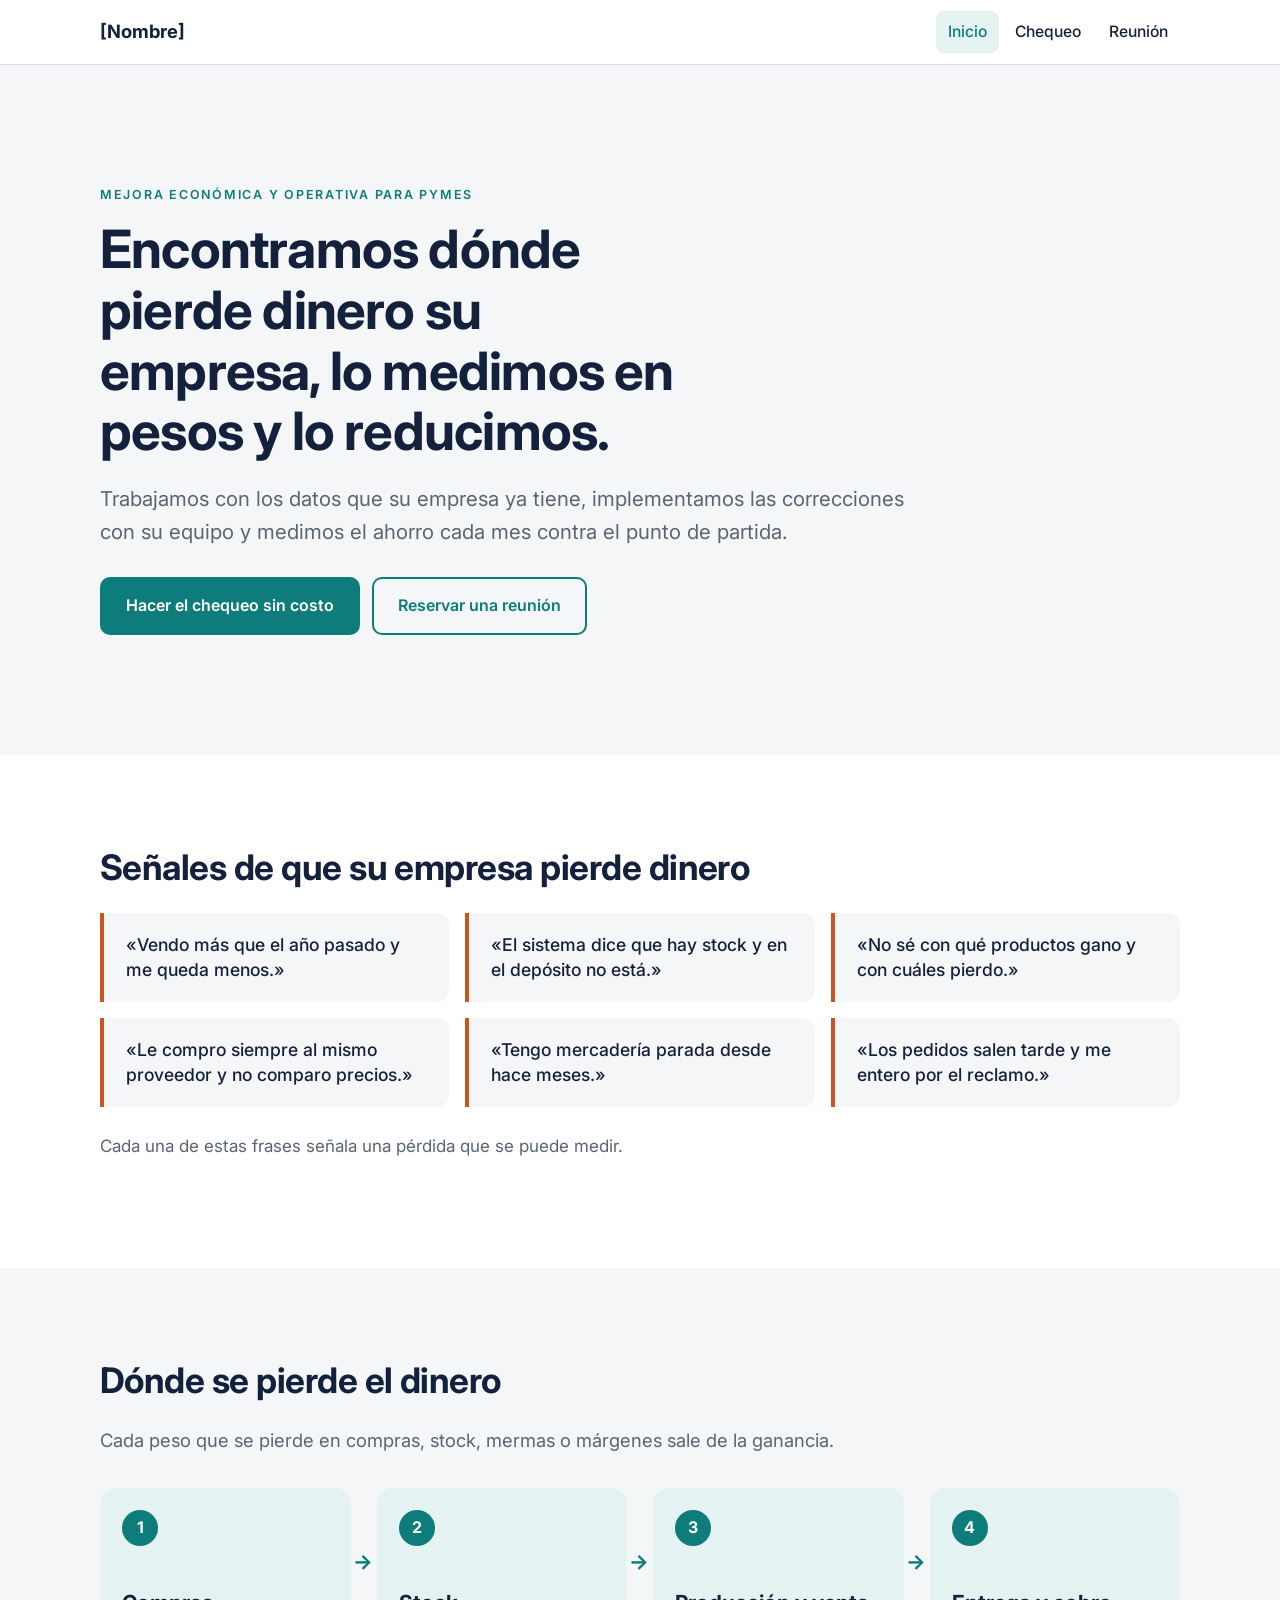
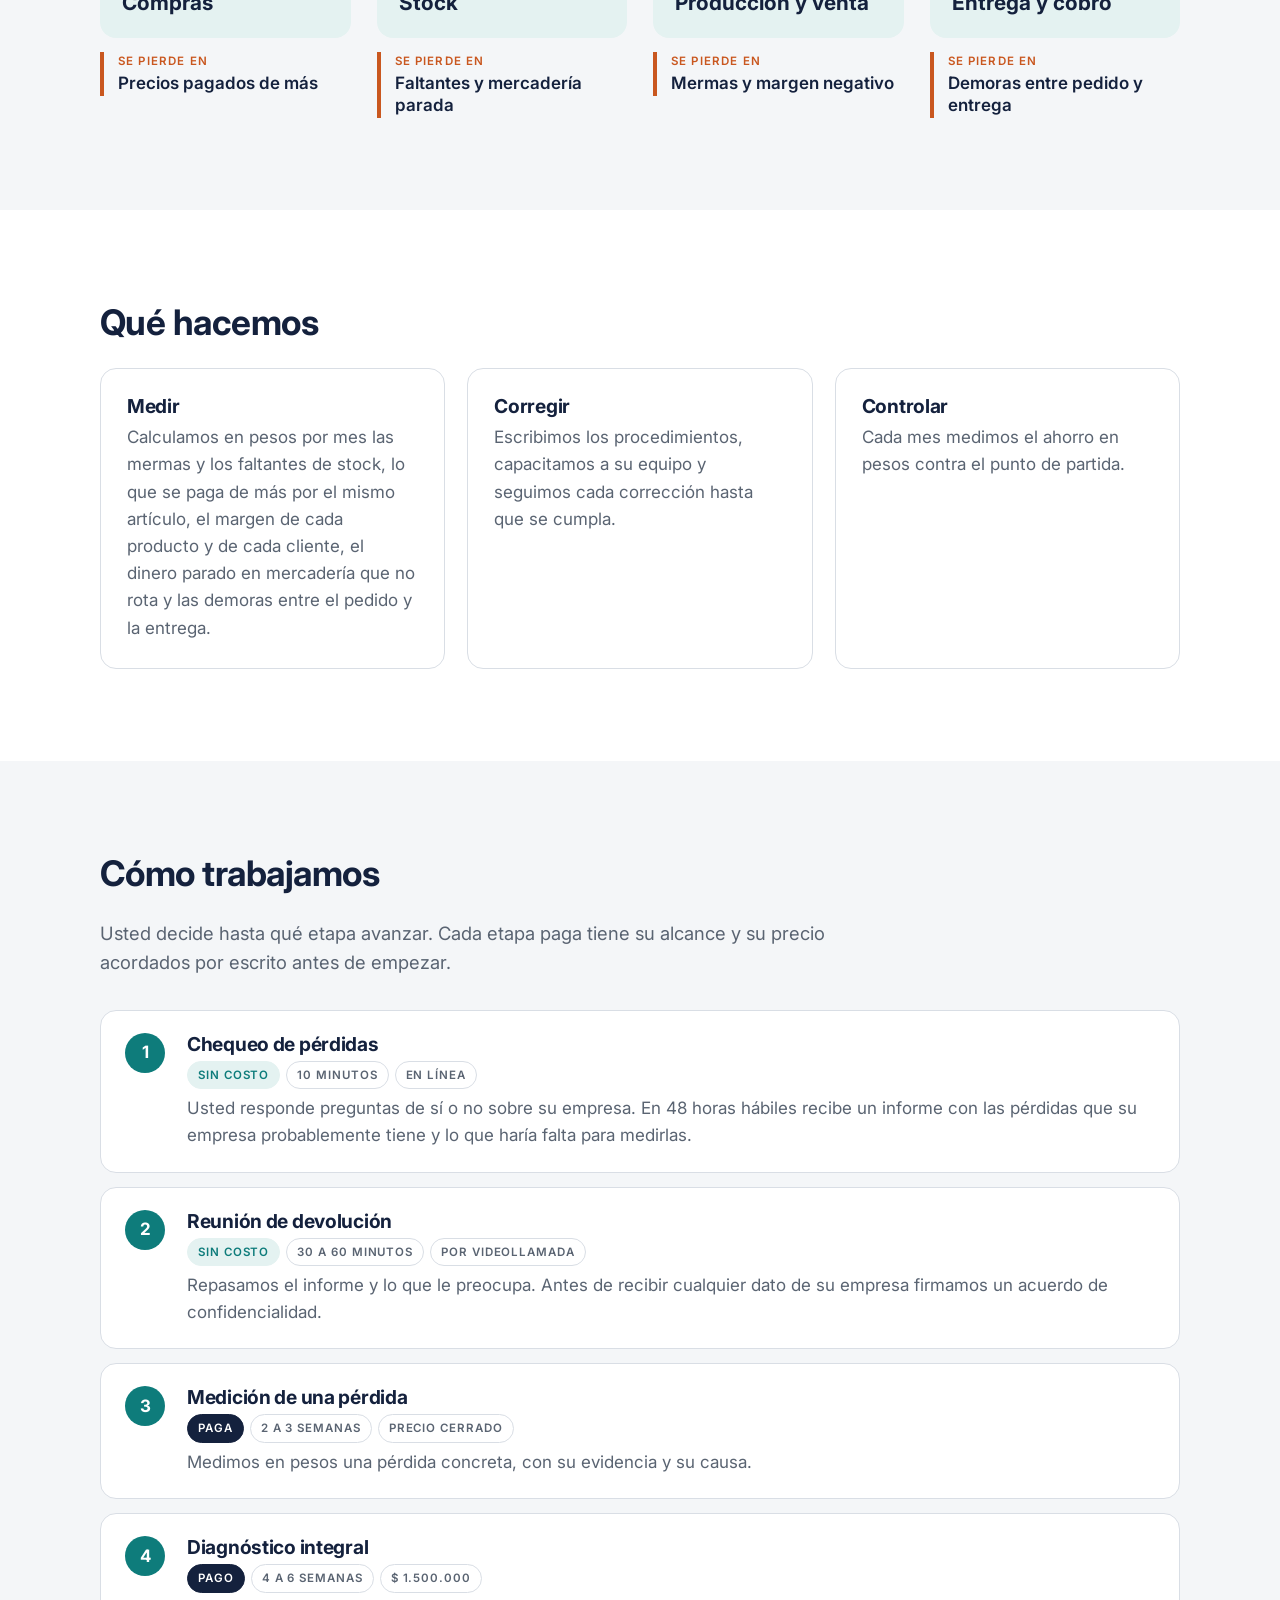
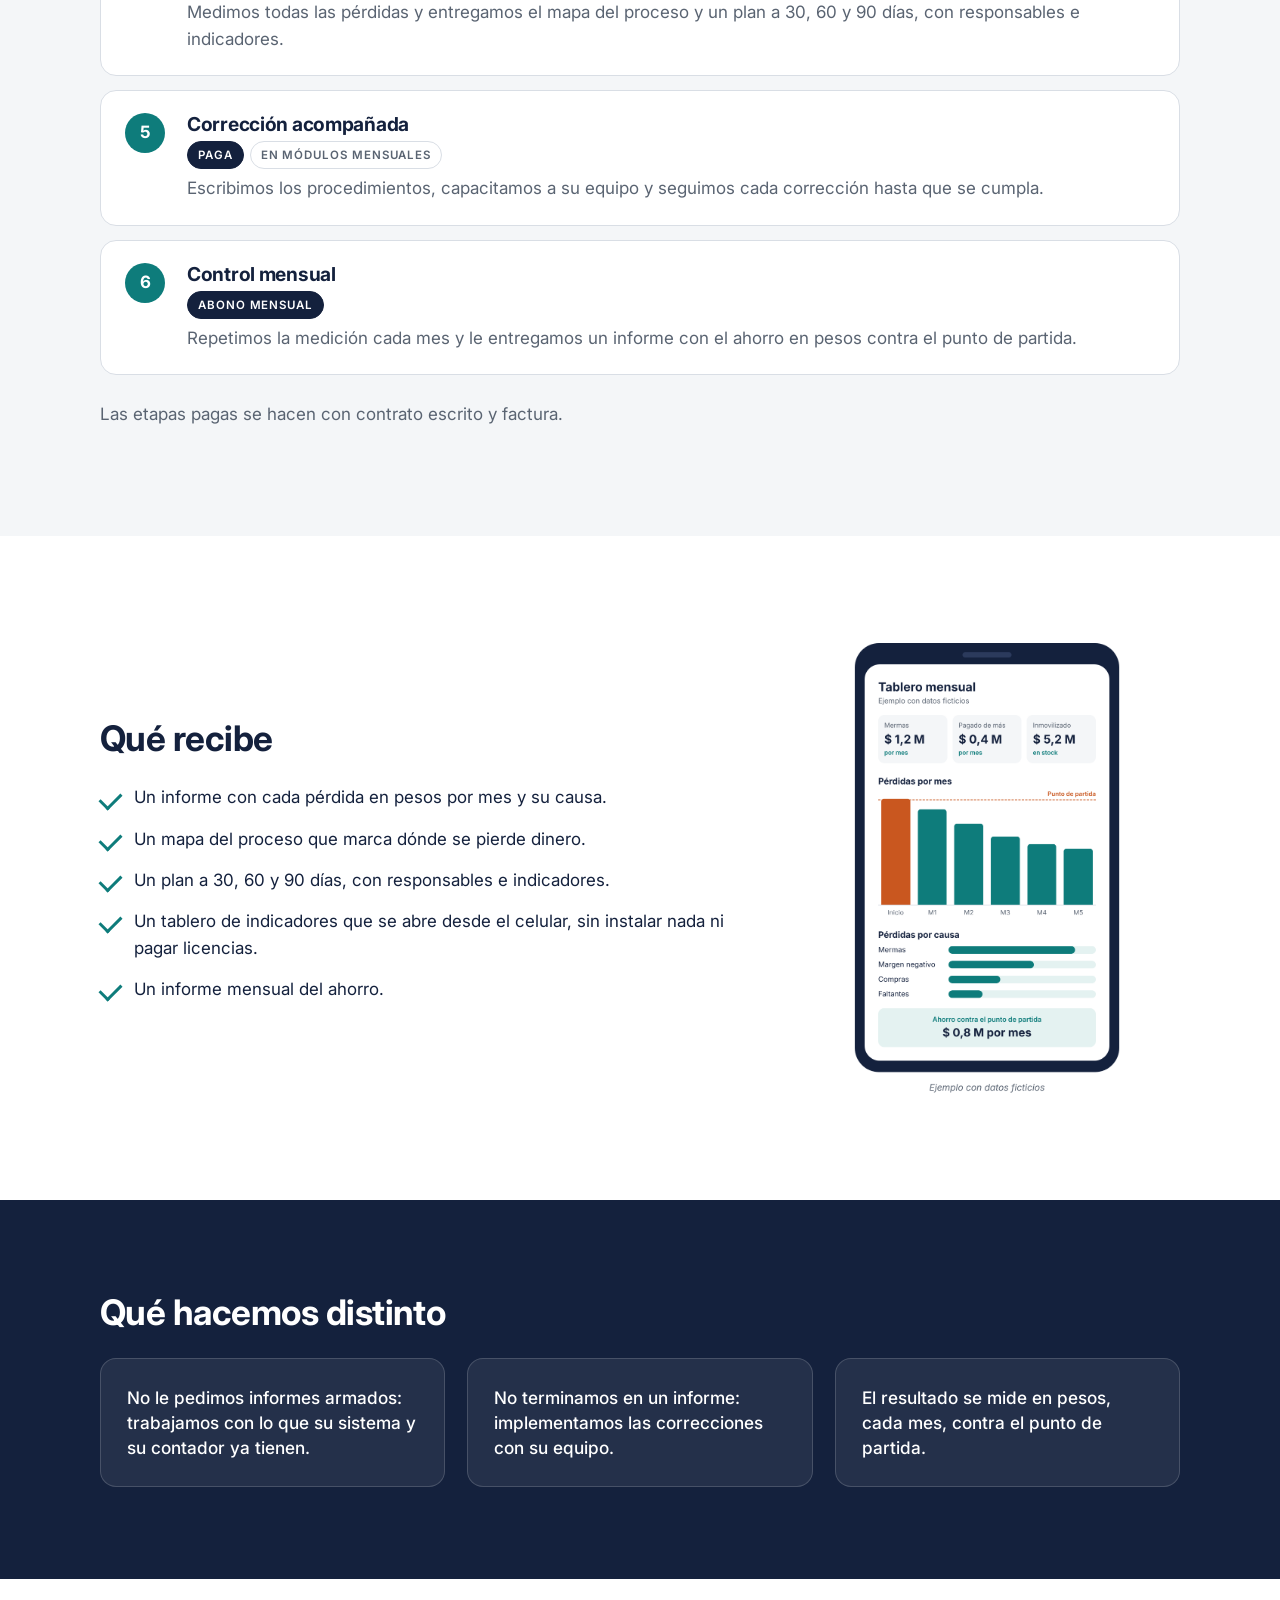
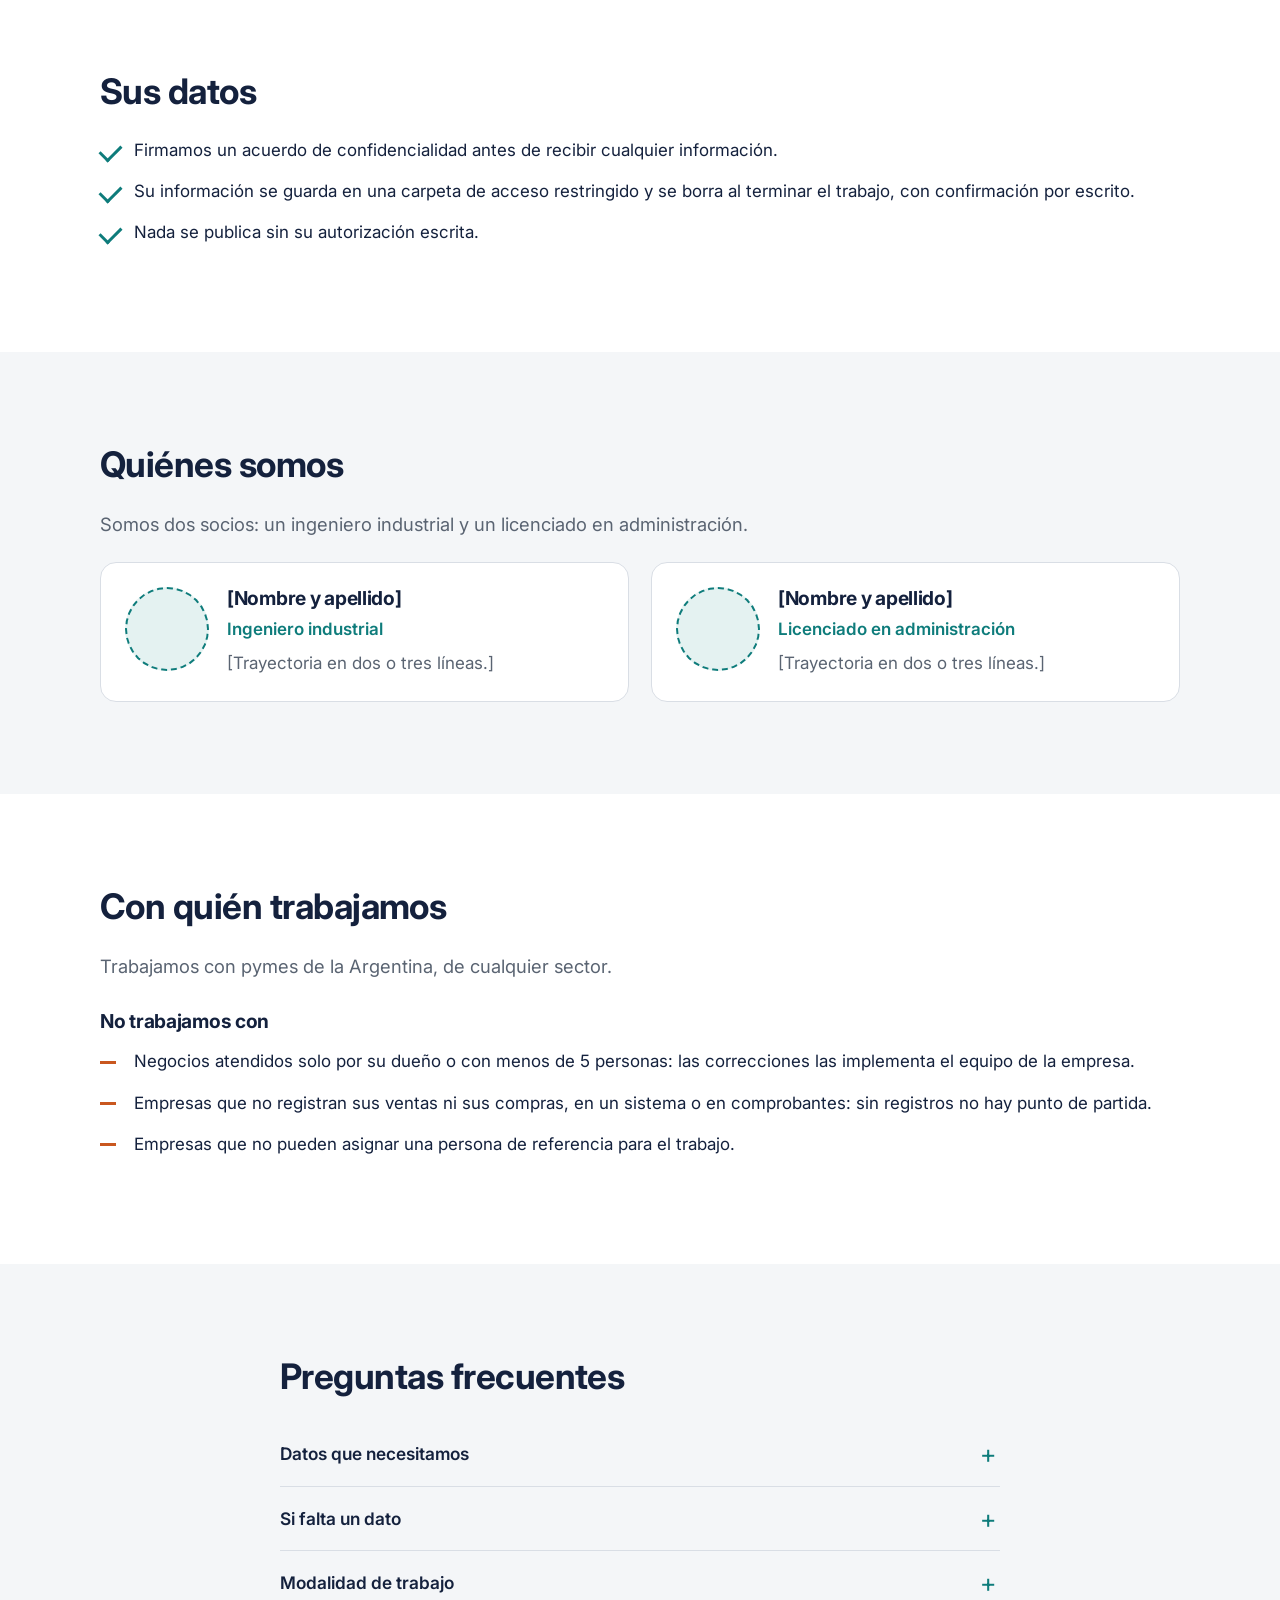
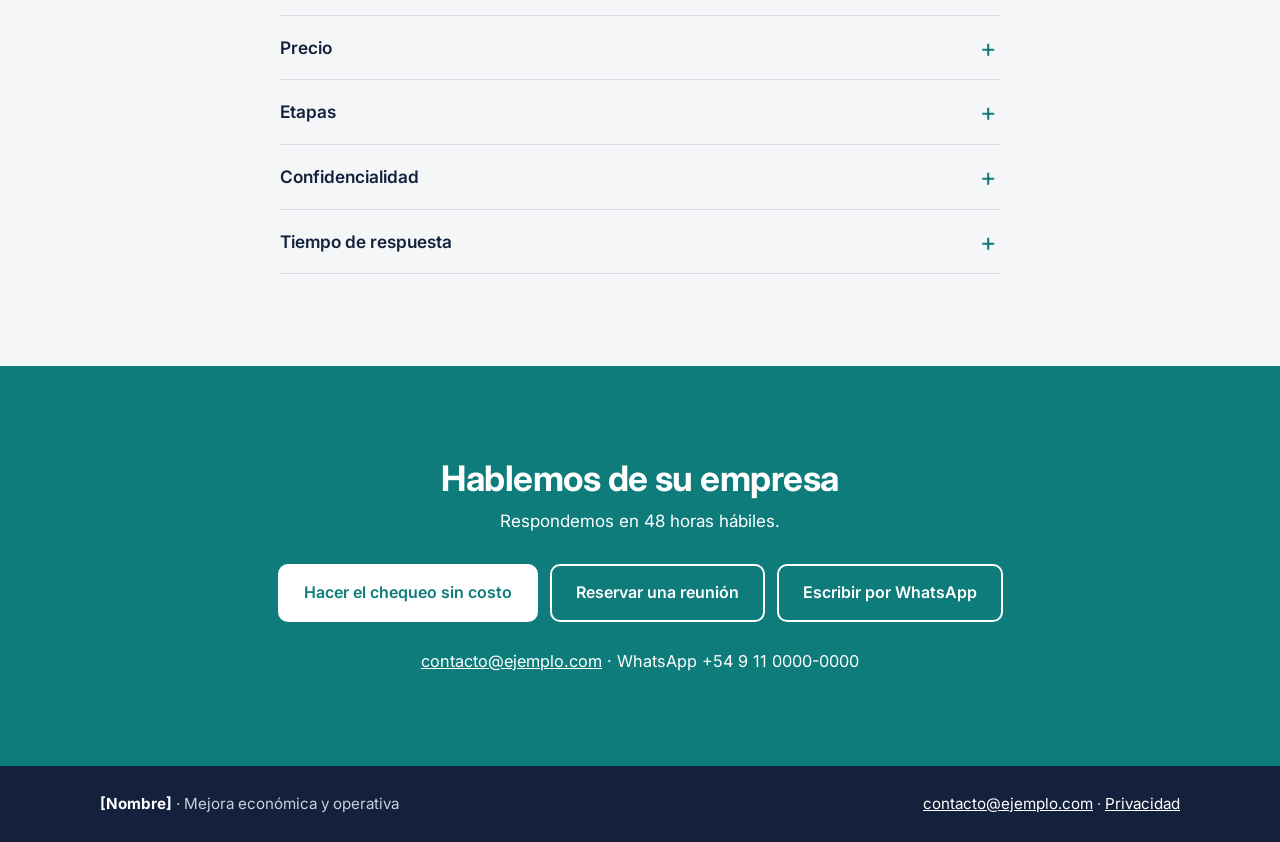
<file: index.html>
<!doctype html>
<html lang="es">
<head>
<meta charset="utf-8">
<meta name="viewport" content="width=device-width,initial-scale=1">
<title>[Nombre] · Encontramos dónde pierde dinero su empresa</title>
<meta name="description" content="Encontramos dónde pierde dinero su empresa, lo medimos en pesos y lo reducimos. Mejora económica y operativa para pymes.">
<link rel="icon" href="data:image/svg+xml,%3Csvg xmlns=%27http://www.w3.org/2000/svg%27 viewBox=%270 0 32 32%27%3E%3Crect width=%2732%27 height=%2732%27 rx=%277%27 fill=%27%230E7C7B%27/%3E%3Cpath d=%27M8 21l5-6 4 3 7-8%27 fill=%27none%27 stroke=%27%23fff%27 stroke-width=%273%27 stroke-linecap=%27round%27 stroke-linejoin=%27round%27/%3E%3C/svg%3E">
<link rel="preconnect" href="https://fonts.googleapis.com">
<link rel="preconnect" href="https://fonts.gstatic.com" crossorigin>
<link href="https://fonts.googleapis.com/css2?family=Inter:wght@400;500;600;700&display=swap" rel="stylesheet">
<link rel="stylesheet" href="css/estilos.css">
</head>
<body data-pagina="inicio">
<header id="encabezado"></header>
<main>

<!-- TRATO: todos los textos tratan de usted. MODALIDAD: a distancia. ALCANCE: sin tiempo administrativo. -->

<section class="portada">
  <div class="ancho">
    <span class="etiqueta">Mejora económica y operativa para pymes</span>
    <h1>Encontramos dónde pierde dinero su empresa, lo medimos en pesos y lo reducimos.</h1>
    <p class="bajada">Trabajamos con los datos que su empresa ya tiene, implementamos las correcciones con su equipo y medimos el ahorro cada mes contra el punto de partida.</p>
    <div class="botones">
      <a class="boton" href="chequeo.html">Hacer el chequeo sin costo</a>
      <a class="boton linea" href="reunion.html">Reservar una reunión</a>
    </div>
  </div>
</section>

<section>
  <div class="ancho">
    <h2>Señales de que su empresa pierde dinero</h2>
    <ul class="senales">
      <li>«Vendo más que el año pasado y me queda menos.»</li>
      <li>«El sistema dice que hay stock y en el depósito no está.»</li>
      <li>«No sé con qué productos gano y con cuáles pierdo.»</li>
      <li>«Le compro siempre al mismo proveedor y no comparo precios.»</li>
      <li>«Tengo mercadería parada desde hace meses.»</li>
      <li>«Los pedidos salen tarde y me entero por el reclamo.»</li>
    </ul>
    <p class="nota">Cada una de estas frases señala una pérdida que se puede medir.</p>
  </div>
</section>

<section class="suave">
  <div class="ancho">
    <h2>Dónde se pierde el dinero</h2>
    <p class="bajada" style="margin-bottom:2rem">Cada peso que se pierde en compras, stock, mermas o márgenes sale de la ganancia.</p>
    <ol class="recorrido">
      <li><div class="etapa">Compras</div><div class="perdida"><small>Se pierde en</small>Precios pagados de más</div></li>
      <li><div class="etapa">Stock</div><div class="perdida"><small>Se pierde en</small>Faltantes y mercadería parada</div></li>
      <li><div class="etapa">Producción y venta</div><div class="perdida"><small>Se pierde en</small>Mermas y margen negativo</div></li>
      <li><div class="etapa">Entrega y cobro</div><div class="perdida"><small>Se pierde en</small>Demoras entre pedido y entrega</div></li>
    </ol>
  </div>
</section>

<section>
  <div class="ancho">
    <h2>Qué hacemos</h2>
    <div class="tres">
      <div class="tarjeta"><h3>Medir</h3><p>Calculamos en pesos por mes las mermas y los faltantes de stock, lo que se paga de más por el mismo artículo, el margen de cada producto y de cada cliente, el dinero parado en mercadería que no rota y las demoras entre el pedido y la entrega.</p></div>
      <div class="tarjeta"><h3>Corregir</h3><p>Escribimos los procedimientos, capacitamos a su equipo y seguimos cada corrección hasta que se cumpla.</p></div>
      <div class="tarjeta"><h3>Controlar</h3><p>Cada mes medimos el ahorro en pesos contra el punto de partida.</p></div>
    </div>
  </div>
</section>

<section class="suave" id="como-trabajamos">
  <div class="ancho">
    <h2>Cómo trabajamos</h2>
    <p class="bajada" style="margin-bottom:2rem">Usted decide hasta qué etapa avanzar. Cada etapa paga tiene su alcance y su precio acordados por escrito antes de empezar.</p>
    <ol class="etapas">
      <li><h3>Chequeo de pérdidas</h3>
        <div class="rotulos"><span class="rotulo gratis">Sin costo</span><span class="rotulo" data-c="duracionChequeo"></span><span class="rotulo">En línea</span></div>
        <p>Usted responde preguntas de sí o no sobre su empresa. En 48 horas hábiles recibe un informe con las pérdidas que su empresa probablemente tiene y lo que haría falta para medirlas.</p></li>
      <li><h3>Reunión de devolución</h3>
        <div class="rotulos"><span class="rotulo gratis">Sin costo</span><span class="rotulo">30 a 60 minutos</span><span class="rotulo">Por videollamada</span></div>
        <p>Repasamos el informe y lo que le preocupa. Antes de recibir cualquier dato de su empresa firmamos un acuerdo de confidencialidad.</p></li>
      <li><h3>Medición de una pérdida</h3>
        <div class="rotulos"><span class="rotulo pago">Paga</span><span class="rotulo">2 a 3 semanas</span><span class="rotulo">Precio cerrado</span></div>
        <p>Medimos en pesos una pérdida concreta, con su evidencia y su causa.</p></li>
      <li><h3>Diagnóstico integral</h3>
        <div class="rotulos"><span class="rotulo pago">Pago</span><span class="rotulo">4 a 6 semanas</span><span class="rotulo" data-c="precioDiagnostico"></span></div>
        <p>Medimos todas las pérdidas y entregamos el mapa del proceso y un plan a 30, 60 y 90 días, con responsables e indicadores.</p></li>
      <li><h3>Corrección acompañada</h3>
        <div class="rotulos"><span class="rotulo pago">Paga</span><span class="rotulo">En módulos mensuales</span></div>
        <p>Escribimos los procedimientos, capacitamos a su equipo y seguimos cada corrección hasta que se cumpla.</p></li>
      <li><h3>Control mensual</h3>
        <div class="rotulos"><span class="rotulo pago">Abono mensual</span></div>
        <p>Repetimos la medición cada mes y le entregamos un informe con el ahorro en pesos contra el punto de partida.</p></li>
    </ol>
    <p class="nota">Las etapas pagas se hacen con contrato escrito y factura.</p>
  </div>
</section>

<section>
  <div class="ancho dos">
    <div>
      <h2>Qué recibe</h2>
      <ul class="lista">
        <li>Un informe con cada pérdida en pesos por mes y su causa.</li>
        <li>Un mapa del proceso que marca dónde se pierde dinero.</li>
        <li>Un plan a 30, 60 y 90 días, con responsables e indicadores.</li>
        <li>Un tablero de indicadores que se abre desde el celular, sin instalar nada ni pagar licencias.</li>
        <li>Un informe mensual del ahorro.</li>
      </ul>
    </div>
    <figure><img src="img/tablero-de-ejemplo.png" width="900" height="1269" loading="lazy" alt="Tablero mensual en un celular, con datos ficticios: pérdidas por mes contra el punto de partida y pérdidas por causa."></figure>
  </div>
</section>

<section class="oscuro">
  <div class="ancho">
    <h2>Qué hacemos distinto</h2>
    <div class="tres">
      <div class="tarjeta"><p>No le pedimos informes armados: trabajamos con lo que su sistema y su contador ya tienen.</p></div>
      <div class="tarjeta"><p>No terminamos en un informe: implementamos las correcciones con su equipo.</p></div>
      <div class="tarjeta"><p>El resultado se mide en pesos, cada mes, contra el punto de partida.</p></div>
    </div>
  </div>
</section>

<section>
  <div class="ancho">
    <h2>Sus datos</h2>
    <ul class="lista">
      <li>Firmamos un acuerdo de confidencialidad antes de recibir cualquier información.</li>
      <li>Su información se guarda en una carpeta de acceso restringido y se borra al terminar el trabajo, con confirmación por escrito.</li>
      <li>Nada se publica sin su autorización escrita.</li>
    </ul>
  </div>
</section>

<section class="suave">
  <div class="ancho">
    <h2>Quiénes somos</h2>
    <p class="bajada">Somos dos socios: un ingeniero industrial y un licenciado en administración.</p>
    <div class="socios" id="socios"></div>
  </div>
</section>

<section>
  <div class="ancho">
    <h2>Con quién trabajamos</h2>
    <p class="bajada" style="margin-bottom:1.8rem">Trabajamos con pymes de la Argentina, de cualquier sector.</p>
    <h3>No trabajamos con</h3>
    <ul class="lista no" style="margin-top:1rem">
      <li>Negocios atendidos solo por su dueño o con <span data-c="equipoMinimo"></span>: las correcciones las implementa el equipo de la empresa.</li>
      <li>Empresas que no registran sus ventas ni sus compras, en un sistema o en comprobantes: sin registros no hay punto de partida.</li>
      <li>Empresas que no pueden asignar una persona de referencia para el trabajo.</li>
    </ul>
  </div>
</section>

<section class="suave">
  <div class="ancho angosto">
    <h2>Preguntas frecuentes</h2>
    <details><summary>Datos que necesitamos</summary><p>Los reportes que su sistema ya genera (ventas, compras y stock) y sus facturas, tal como salen, sin retocar. Si su empresa no tiene sistema, trabajamos con las facturas.</p></details>
    <details><summary>Si falta un dato</summary><p>Si su empresa no registra un dato necesario, primero se registra durante dos a cuatro semanas y después se calcula.</p></details>
    <details><summary>Modalidad de trabajo</summary><p>A distancia: por videollamada y con la información que su empresa nos envía.</p></details>
    <details><summary>Precio</summary><p>El chequeo y la reunión no tienen costo. El diagnóstico integral cuesta <span data-c="precioDiagnostico"></span>. Cada etapa paga tiene su alcance y su precio acordados por escrito antes de empezar.</p></details>
    <details><summary>Etapas</summary><p>No es necesario contratar todas. Cada etapa se acuerda por separado.</p></details>
    <details><summary>Confidencialidad</summary><p>Firmamos un acuerdo antes de recibir cualquier dato. Su información se borra al terminar el trabajo, con confirmación por escrito.</p></details>
    <details><summary>Tiempo de respuesta</summary><p>Respondemos toda consulta en 48 horas hábiles.</p></details>
  </div>
</section>

<section class="cierre" id="contacto">
  <div class="ancho">
    <h2>Hablemos de su empresa</h2>
    <p>Respondemos en 48 horas hábiles.</p>
    <div class="botones">
      <a class="boton" href="chequeo.html">Hacer el chequeo sin costo</a>
      <a class="boton linea" href="reunion.html">Reservar una reunión</a>
      <a class="boton linea" data-wa href="#" target="_blank" rel="noopener">Escribir por WhatsApp</a>
    </div>
    <p class="datos"><a data-correo href="#"></a> · WhatsApp <span data-c="whatsappVisible"></span></p>
  </div>
</section>

</main>
<footer id="pie"></footer>
<script src="js/config.js"></script>
<script src="js/sitio.js"></script>
</body>
</html>
</file>
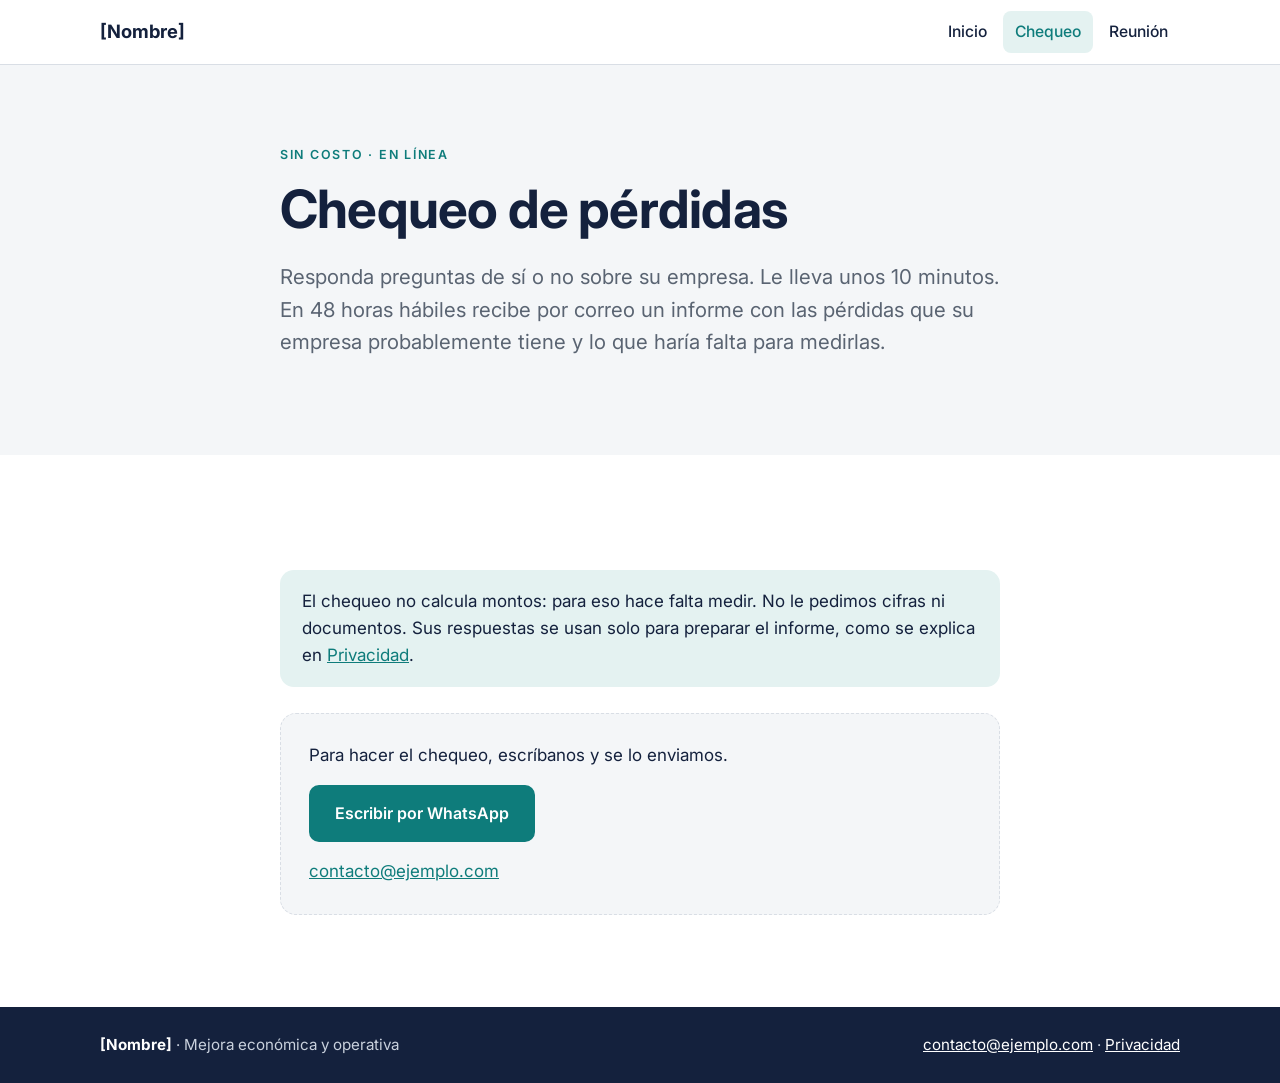
<file: chequeo.html>
<!doctype html>
<html lang="es">
<head>
<meta charset="utf-8">
<meta name="viewport" content="width=device-width,initial-scale=1">
<title>Chequeo de pérdidas · [Nombre]</title>
<meta name="description" content="Chequeo de pérdidas en línea, sin costo: preguntas de sí o no y un informe en 48 horas hábiles.">
<link rel="icon" href="data:image/svg+xml,%3Csvg xmlns=%27http://www.w3.org/2000/svg%27 viewBox=%270 0 32 32%27%3E%3Crect width=%2732%27 height=%2732%27 rx=%277%27 fill=%27%230E7C7B%27/%3E%3Cpath d=%27M8 21l5-6 4 3 7-8%27 fill=%27none%27 stroke=%27%23fff%27 stroke-width=%273%27 stroke-linecap=%27round%27 stroke-linejoin=%27round%27/%3E%3C/svg%3E">
<link rel="preconnect" href="https://fonts.googleapis.com">
<link rel="preconnect" href="https://fonts.gstatic.com" crossorigin>
<link href="https://fonts.googleapis.com/css2?family=Inter:wght@400;500;600;700&display=swap" rel="stylesheet">
<link rel="stylesheet" href="css/estilos.css">
</head>
<body data-pagina="chequeo">
<header id="encabezado"></header>
<main>
<section class="portada portada-chica">
  <div class="ancho angosto">
    <span class="etiqueta">Sin costo · En línea</span>
    <h1>Chequeo de pérdidas</h1>
    <p class="bajada">Responda preguntas de sí o no sobre su empresa. Le lleva unos <span data-c="duracionChequeo"></span>. En 48 horas hábiles recibe por correo un informe con las pérdidas que su empresa probablemente tiene y lo que haría falta para medirlas.</p>
  </div>
</section>
<section>
  <div class="ancho angosto">
    <div class="aviso"><p>El chequeo no calcula montos: para eso hace falta medir. No le pedimos cifras ni documentos. Sus respuestas se usan solo para preparar el informe, como se explica en <a href="privacidad.html">Privacidad</a>.</p></div>
    <div class="incrustado" id="formulario">
      <p>Para hacer el chequeo, escríbanos y se lo enviamos.</p>
      <div class="botones" style="margin-top:.6rem">
        <a class="boton" data-wa href="#" target="_blank" rel="noopener">Escribir por WhatsApp</a>
      </div>
      <p style="margin:1rem 0 0"><a data-correo href="#"></a></p>
    </div>
  </div>
</section>
</main>
<footer id="pie"></footer>
<script src="js/config.js"></script>
<script src="js/sitio.js"></script>
</body>
</html>
</file>
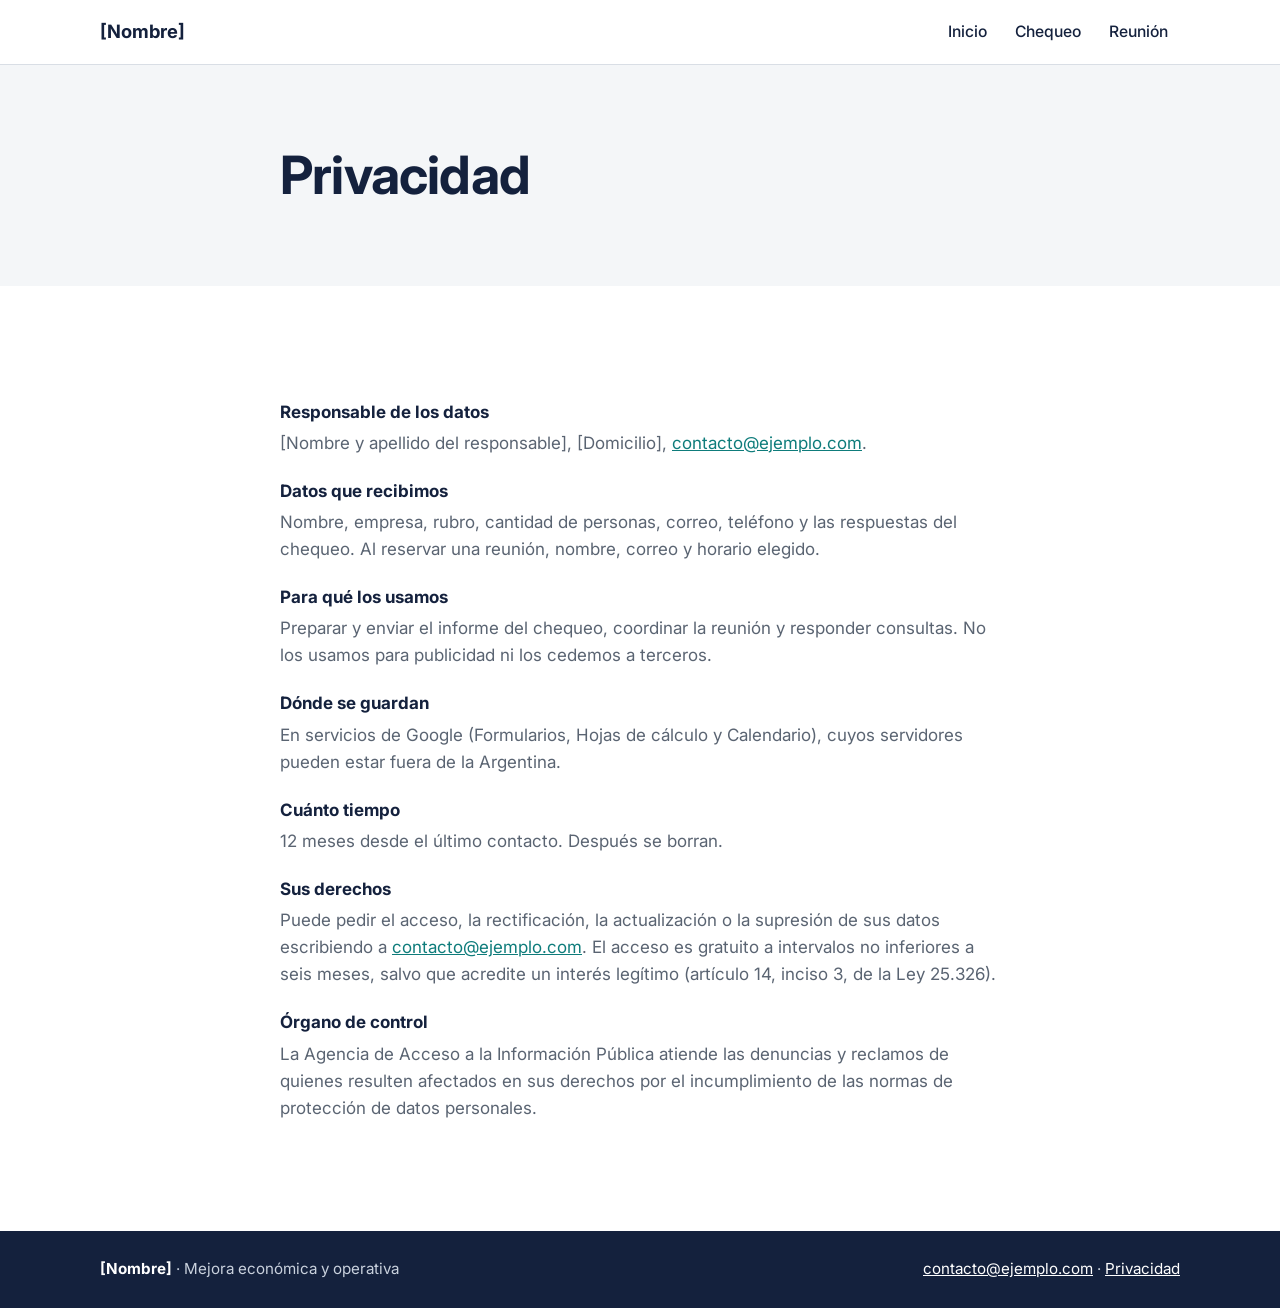
<file: privacidad.html>
<!doctype html>
<html lang="es">
<head>
<meta charset="utf-8">
<meta name="viewport" content="width=device-width,initial-scale=1">
<title>Privacidad · [Nombre]</title>
<meta name="description" content="Aviso de privacidad: qué datos recibimos, para qué los usamos y cómo ejercer sus derechos.">
<link rel="icon" href="data:image/svg+xml,%3Csvg xmlns=%27http://www.w3.org/2000/svg%27 viewBox=%270 0 32 32%27%3E%3Crect width=%2732%27 height=%2732%27 rx=%277%27 fill=%27%230E7C7B%27/%3E%3Cpath d=%27M8 21l5-6 4 3 7-8%27 fill=%27none%27 stroke=%27%23fff%27 stroke-width=%273%27 stroke-linecap=%27round%27 stroke-linejoin=%27round%27/%3E%3C/svg%3E">
<link rel="preconnect" href="https://fonts.googleapis.com">
<link rel="preconnect" href="https://fonts.gstatic.com" crossorigin>
<link href="https://fonts.googleapis.com/css2?family=Inter:wght@400;500;600;700&display=swap" rel="stylesheet">
<link rel="stylesheet" href="css/estilos.css">
</head>
<body data-pagina="privacidad">
<header id="encabezado"></header>
<main>
<section class="portada portada-chica">
  <div class="ancho angosto"><h1>Privacidad</h1></div>
</section>
<section>
  <div class="ancho angosto">
    <dl class="legal">
      <dt>Responsable de los datos</dt>
      <dd><span data-c="responsable"></span>, <span data-c="domicilio"></span>, <a data-correo href="#"></a>.</dd>
      <dt>Datos que recibimos</dt>
      <dd>Nombre, empresa, rubro, cantidad de personas, correo, teléfono y las respuestas del chequeo. Al reservar una reunión, nombre, correo y horario elegido.</dd>
      <dt>Para qué los usamos</dt>
      <dd>Preparar y enviar el informe del chequeo, coordinar la reunión y responder consultas. No los usamos para publicidad ni los cedemos a terceros.</dd>
      <dt>Dónde se guardan</dt>
      <dd>En servicios de Google (Formularios, Hojas de cálculo y Calendario), cuyos servidores pueden estar fuera de la Argentina.</dd>
      <dt>Cuánto tiempo</dt>
      <dd><span data-c="plazoDatos"></span> desde el último contacto. Después se borran.</dd>
      <dt>Sus derechos</dt>
      <dd>Puede pedir el acceso, la rectificación, la actualización o la supresión de sus datos escribiendo a <a data-correo href="#"></a>. El acceso es gratuito a intervalos no inferiores a seis meses, salvo que acredite un interés legítimo (artículo 14, inciso 3, de la Ley 25.326).</dd>
      <dt>Órgano de control</dt>
      <dd>La Agencia de Acceso a la Información Pública atiende las denuncias y reclamos de quienes resulten afectados en sus derechos por el incumplimiento de las normas de protección de datos personales.</dd>
    </dl>
  </div>
</section>
</main>
<footer id="pie"></footer>
<script src="js/config.js"></script>
<script src="js/sitio.js"></script>
</body>
</html>
</file>
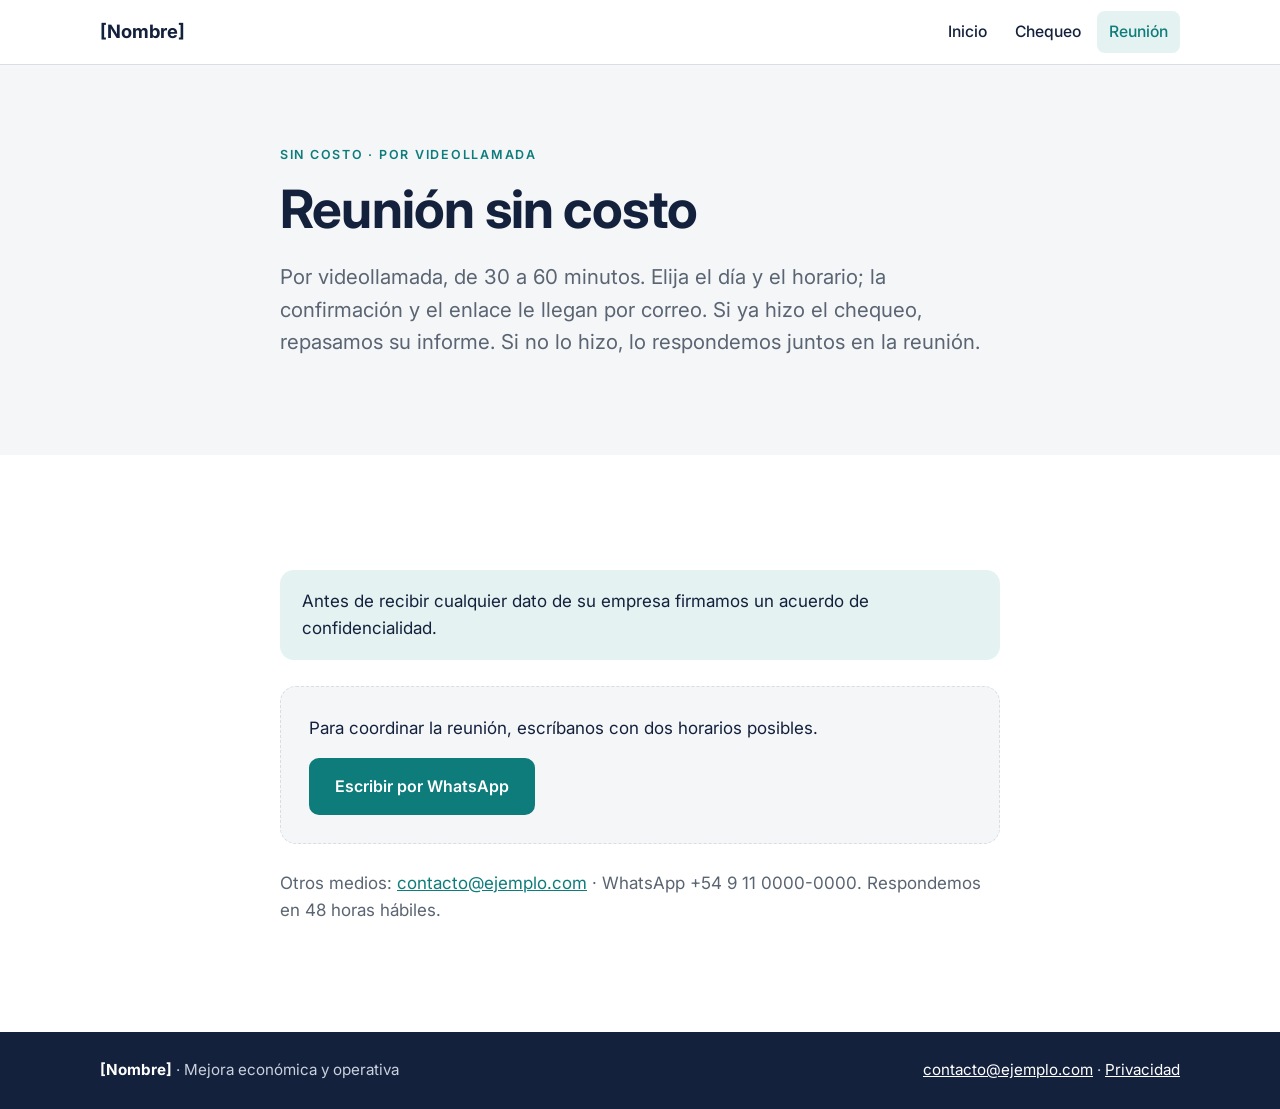
<file: reunion.html>
<!doctype html>
<html lang="es">
<head>
<meta charset="utf-8">
<meta name="viewport" content="width=device-width,initial-scale=1">
<title>Reunión sin costo · [Nombre]</title>
<meta name="description" content="Reserve una reunión sin costo, por videollamada, de 30 a 60 minutos.">
<link rel="icon" href="data:image/svg+xml,%3Csvg xmlns=%27http://www.w3.org/2000/svg%27 viewBox=%270 0 32 32%27%3E%3Crect width=%2732%27 height=%2732%27 rx=%277%27 fill=%27%230E7C7B%27/%3E%3Cpath d=%27M8 21l5-6 4 3 7-8%27 fill=%27none%27 stroke=%27%23fff%27 stroke-width=%273%27 stroke-linecap=%27round%27 stroke-linejoin=%27round%27/%3E%3C/svg%3E">
<link rel="preconnect" href="https://fonts.googleapis.com">
<link rel="preconnect" href="https://fonts.gstatic.com" crossorigin>
<link href="https://fonts.googleapis.com/css2?family=Inter:wght@400;500;600;700&display=swap" rel="stylesheet">
<link rel="stylesheet" href="css/estilos.css">
</head>
<body data-pagina="reunion">
<header id="encabezado"></header>
<main>
<section class="portada portada-chica">
  <div class="ancho angosto">
    <span class="etiqueta">Sin costo · Por videollamada</span>
    <h1>Reunión sin costo</h1>
    <p class="bajada">Por videollamada, de 30 a 60 minutos. Elija el día y el horario; la confirmación y el enlace le llegan por correo. Si ya hizo el chequeo, repasamos su informe. Si no lo hizo, lo respondemos juntos en la reunión.</p>
  </div>
</section>
<section>
  <div class="ancho angosto">
    <div class="aviso"><p>Antes de recibir cualquier dato de su empresa firmamos un acuerdo de confidencialidad.</p></div>
    <div class="incrustado" id="agenda">
      <p>Para coordinar la reunión, escríbanos con dos horarios posibles.</p>
      <div class="botones" style="margin-top:.6rem">
        <a class="boton" data-wa href="#" target="_blank" rel="noopener">Escribir por WhatsApp</a>
      </div>
    </div>
    <p class="nota">Otros medios: <a data-correo href="#"></a> · WhatsApp <span data-c="whatsappVisible"></span>. Respondemos en 48 horas hábiles.</p>
  </div>
</section>
</main>
<footer id="pie"></footer>
<script src="js/config.js"></script>
<script src="js/sitio.js"></script>
</body>
</html>
</file>
<file: css/estilos.css>
:root{--tinta:#14213D;--verde:#0E7C7B;--verde-claro:#E4F2F1;--naranja:#C9571F;--gris:#5A6472;--linea:#D9DEE5;--fondo:#F4F6F8;--blanco:#fff}
*{box-sizing:border-box}
html{scroll-behavior:smooth}
body{margin:0;font-family:Inter,system-ui,-apple-system,"Segoe UI",sans-serif;color:var(--tinta);background:var(--blanco);font-size:17px;line-height:1.6;-webkit-font-smoothing:antialiased}
img{max-width:100%;height:auto;display:block}
a{color:var(--verde)}
h1,h2,h3{line-height:1.15;letter-spacing:-.015em;margin:0;text-wrap:balance}
h1{font-size:clamp(2rem,5vw,3.3rem);font-weight:700}
h2{font-size:clamp(1.55rem,3.2vw,2.2rem);font-weight:700;margin-bottom:1.6rem}
h3{font-size:1.2rem;font-weight:700;margin-bottom:.45rem}
p{margin:0 0 1rem}
ul,ol{margin:0;padding:0;list-style:none}
.ancho{width:100%;max-width:1120px;margin:0 auto;padding:0 20px}
.angosto{max-width:760px}
section{padding:clamp(52px,8vw,92px) 0}
.suave{background:var(--fondo)}
.oscuro{background:var(--tinta);color:var(--blanco)}
.etiqueta{display:block;font-size:.78rem;letter-spacing:.14em;text-transform:uppercase;font-weight:600;color:var(--verde);margin-bottom:.9rem}
.oscuro .etiqueta{color:#7FD1CF}
.bajada{font-size:1.15rem;color:var(--gris);max-width:62ch}

/* Encabezado */
#encabezado{position:sticky;top:0;z-index:10;background:rgba(255,255,255,.96);border-bottom:1px solid var(--linea)}
.barra{display:flex;align-items:center;justify-content:space-between;gap:16px;min-height:64px;flex-wrap:wrap}
.marca{font-weight:700;font-size:1.15rem;color:var(--tinta);text-decoration:none}
.marca img{height:38px}
nav{display:flex;gap:4px}
nav a{color:var(--tinta);text-decoration:none;font-weight:500;font-size:.98rem;padding:8px 12px;border-radius:8px}
nav a:hover{background:var(--fondo)}
nav a[aria-current]{color:var(--verde);background:var(--verde-claro)}

/* Botones */
.botones{display:flex;flex-wrap:wrap;gap:12px;margin-top:1.8rem}
.boton{display:inline-block;padding:14px 24px;border-radius:10px;font-weight:600;text-decoration:none;font-size:1rem;border:2px solid var(--verde);background:var(--verde);color:var(--blanco);transition:background .15s,border-color .15s}
.boton:hover{background:#0A6362;border-color:#0A6362}
.boton.linea{background:transparent;color:var(--verde)}
.boton.linea:hover{background:var(--verde-claro)}
.cierre .boton{background:var(--blanco);color:var(--verde);border-color:var(--blanco)}
.cierre .boton.linea{background:transparent;color:var(--blanco)}
.cierre .boton.linea:hover{background:rgba(255,255,255,.14)}
a:focus-visible,summary:focus-visible{outline:3px solid var(--naranja);outline-offset:3px}

/* Portada */
.portada{background:var(--fondo);padding:clamp(60px,10vw,120px) 0}
.portada h1{max-width:19ch}
.portada .bajada{margin-top:1.3rem;font-size:clamp(1.08rem,2vw,1.28rem)}
.portada-chica{padding:clamp(48px,7vw,80px) 0}

/* Señales */
.senales{display:grid;grid-template-columns:repeat(auto-fit,minmax(290px,1fr));gap:16px}
.senales li{border-left:4px solid var(--naranja);background:var(--fondo);border-radius:0 12px 12px 0;padding:20px 22px;font-size:1.1rem;font-weight:500;line-height:1.4}
.nota{margin-top:1.6rem;color:var(--gris)}

/* Recorrido del dinero */
.recorrido{display:grid;grid-template-columns:repeat(4,1fr);gap:26px;counter-reset:paso}
.recorrido li{counter-increment:paso;position:relative}
.etapa{background:var(--verde-claro);border-radius:16px;padding:22px;min-height:150px;display:flex;flex-direction:column;justify-content:space-between;font-size:1.3rem;font-weight:700;line-height:1.2}
.etapa:before{content:counter(paso);width:36px;height:36px;border-radius:50%;background:var(--verde);color:#fff;font-size:1rem;display:flex;align-items:center;justify-content:center}
.recorrido li:not(:last-child) .etapa:after{content:"→";position:absolute;right:-22px;top:62px;color:var(--verde);font-size:1.3rem;font-weight:700}
.perdida{border-left:4px solid var(--naranja);padding:2px 0 2px 14px;margin-top:14px;font-weight:600;line-height:1.3}
.perdida small{display:block;font-size:.72rem;letter-spacing:.1em;text-transform:uppercase;color:var(--naranja);margin-bottom:3px}

/* Columnas */
.tres{display:grid;grid-template-columns:repeat(auto-fit,minmax(250px,1fr));gap:22px}
.tarjeta{background:var(--blanco);border:1px solid var(--linea);border-radius:16px;padding:26px}
.tarjeta p{margin:0;color:var(--gris)}
.oscuro .tarjeta{background:rgba(255,255,255,.07);border-color:rgba(255,255,255,.16)}
.oscuro .tarjeta p{color:var(--blanco);font-size:1.08rem;font-weight:500;line-height:1.45}

/* Etapas */
.etapas{display:grid;gap:14px;counter-reset:et}
.etapas li{counter-increment:et;display:grid;grid-template-columns:44px 1fr;gap:6px 18px;background:var(--blanco);border:1px solid var(--linea);border-radius:16px;padding:22px 24px}
.etapas li:before{content:counter(et);grid-row:span 3;width:40px;height:40px;border-radius:50%;background:var(--verde);color:#fff;font-weight:700;display:flex;align-items:center;justify-content:center}
.etapas h3{margin:0;align-self:center}
.etapas p{margin:0;color:var(--gris)}
.rotulos{display:flex;flex-wrap:wrap;gap:6px}
.rotulo{font-size:.72rem;font-weight:600;letter-spacing:.08em;text-transform:uppercase;padding:4px 10px;border-radius:20px;border:1px solid var(--linea);color:var(--gris);white-space:nowrap}
.rotulo.gratis{background:var(--verde-claro);border-color:var(--verde-claro);color:var(--verde)}
.rotulo.pago{background:var(--tinta);border-color:var(--tinta);color:#fff}

/* Qué recibe */
.dos{display:grid;grid-template-columns:1.25fr .75fr;gap:48px;align-items:center}
.lista li{position:relative;padding:0 0 14px 34px;font-size:1.06rem}
.lista li:before{content:"";position:absolute;left:0;top:.42em;width:18px;height:10px;border-left:3px solid var(--verde);border-bottom:3px solid var(--verde);transform:rotate(-45deg)}
.lista.no li:before{width:16px;height:0;border-left:0;border-bottom:3px solid var(--naranja);transform:none;top:.75em}
figure{margin:0}
figure img{max-width:340px;margin:0 auto}

/* Quiénes somos */
.socios{display:grid;grid-template-columns:repeat(auto-fit,minmax(300px,1fr));gap:22px;margin-top:1.4rem}
.socio{display:flex;gap:18px;align-items:flex-start;border:1px solid var(--linea);border-radius:16px;padding:24px;background:var(--blanco)}
.socio img,.sin-foto{width:84px;height:84px;border-radius:50%;object-fit:cover;flex:none}
.sin-foto{background:var(--verde-claro);border:2px dashed var(--verde)}
.socio p{margin:0;color:var(--gris)}
.socio .rol{color:var(--verde);font-weight:600;margin-bottom:.4rem}

/* Preguntas */
details{border-bottom:1px solid var(--linea)}
summary{cursor:pointer;list-style:none;padding:18px 34px 18px 0;font-weight:600;font-size:1.08rem;position:relative}
summary::-webkit-details-marker{display:none}
summary:after{content:"+";position:absolute;right:4px;top:12px;font-size:1.6rem;font-weight:400;color:var(--verde)}
details[open] summary:after{content:"–"}
details p{color:var(--gris);padding-right:34px}

/* Cierre */
.cierre{background:var(--verde);color:#fff;text-align:center}
.cierre h2{margin-bottom:.6rem}
.cierre .botones{justify-content:center}
.cierre .datos{margin:1.6rem 0 0;font-size:1.02rem}
.cierre a:not(.boton){color:#fff}

/* Páginas internas */
.aviso{background:var(--verde-claro);border-radius:14px;padding:18px 22px;margin:1.4rem 0}
.aviso p{margin:0}
.incrustado{margin-top:1.6rem;border:1px dashed var(--linea);border-radius:16px;padding:28px;background:var(--fondo)}
.incrustado.con-marco{padding:0;border-style:solid;overflow:hidden;background:#fff}
.incrustado iframe{width:100%;height:1100px;border:0;display:block}
#agenda iframe{height:760px}
.legal dt{font-weight:700;margin-top:1.3rem}
.legal dd{margin:.25rem 0 0;color:var(--gris)}

/* Pie */
#pie{background:var(--tinta);color:#C9D1DD;font-size:.95rem;padding:26px 0}
.pie-fila{display:flex;flex-wrap:wrap;justify-content:space-between;gap:10px}
#pie a{color:#fff}
#pie strong{color:#fff}

@media (max-width:820px){
  .recorrido{grid-template-columns:1fr 1fr}
  .recorrido li .etapa:after{display:none}
  .dos{grid-template-columns:1fr;gap:32px}
}
@media (max-width:520px){
  body{font-size:16px}
  .recorrido{grid-template-columns:1fr}
  .etapa{min-height:0;flex-direction:row;justify-content:flex-start;align-items:center;gap:14px}
  .etapas li{grid-template-columns:1fr;padding:20px}
  .etapas li:before{grid-row:auto}
  .boton{width:100%;text-align:center}
  .socio{flex-direction:column}
}
@media (prefers-reduced-motion:reduce){html{scroll-behavior:auto}.boton{transition:none}}
</file>
